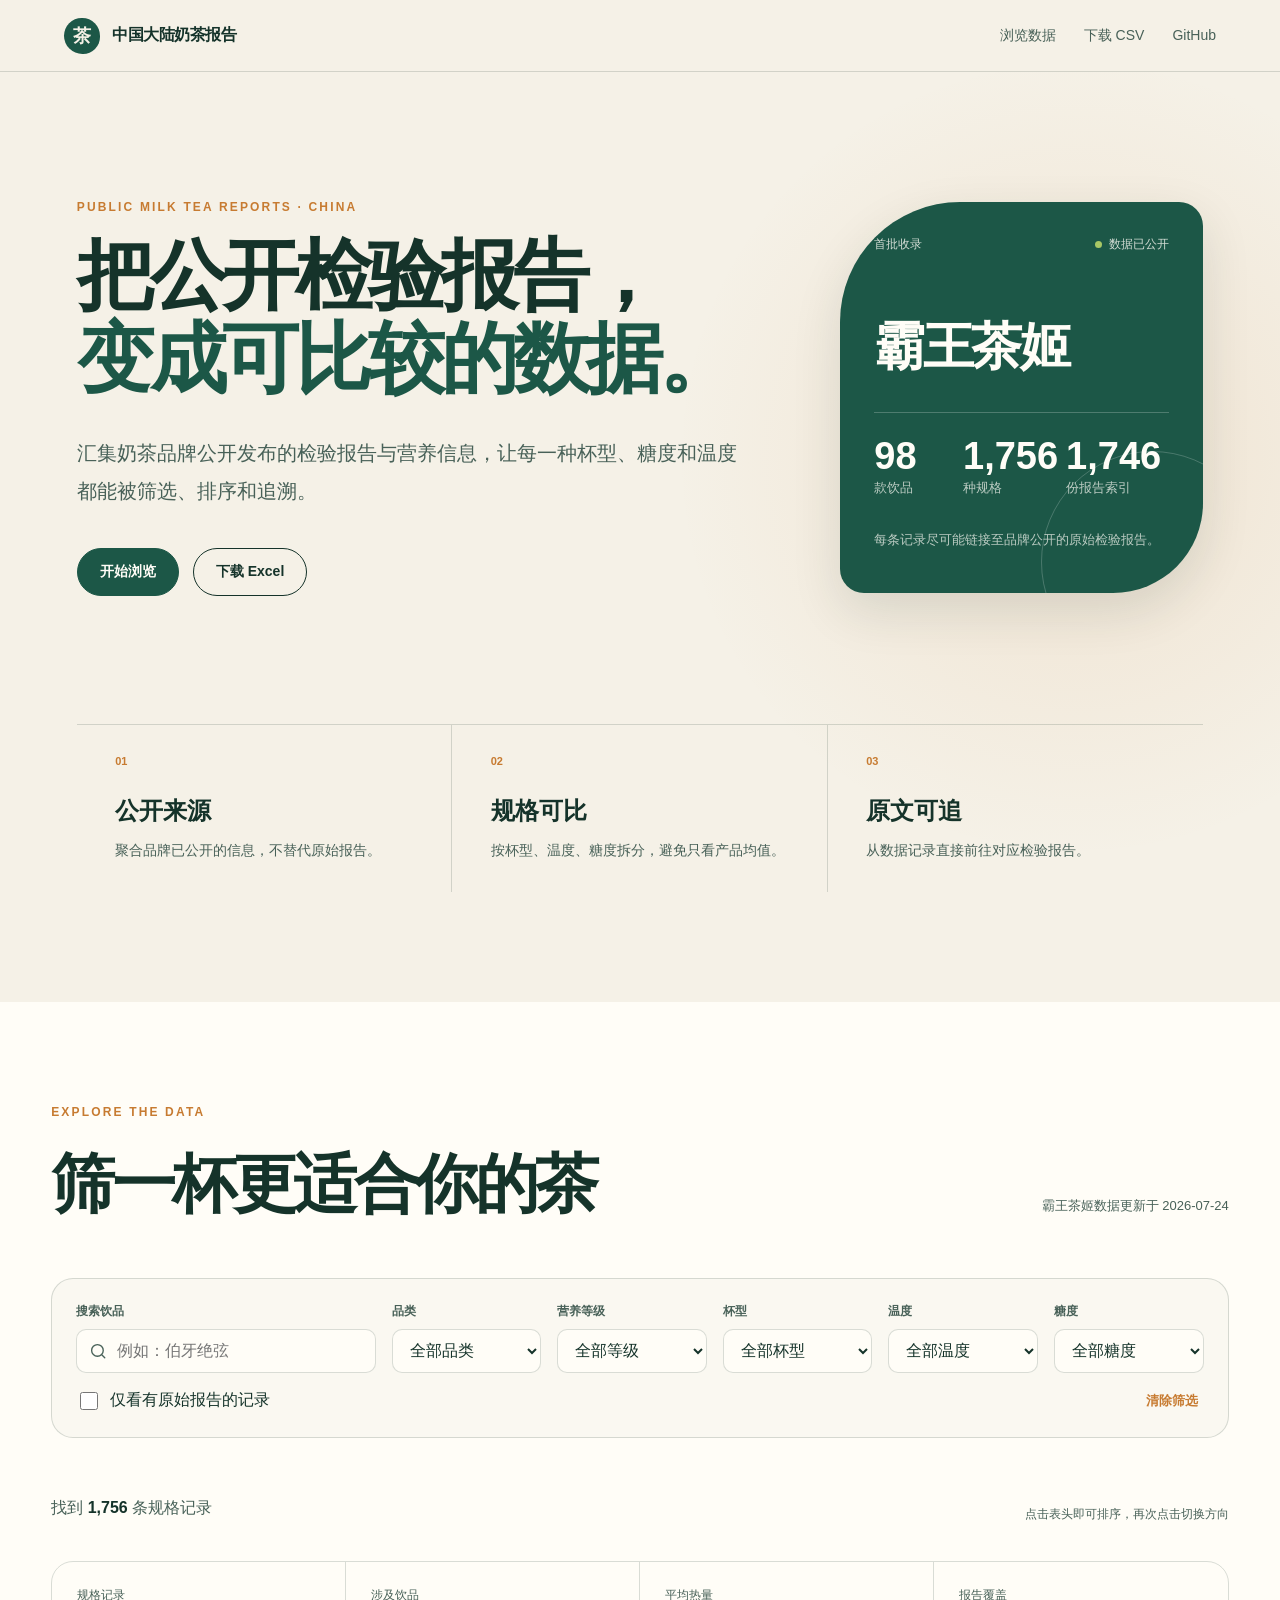
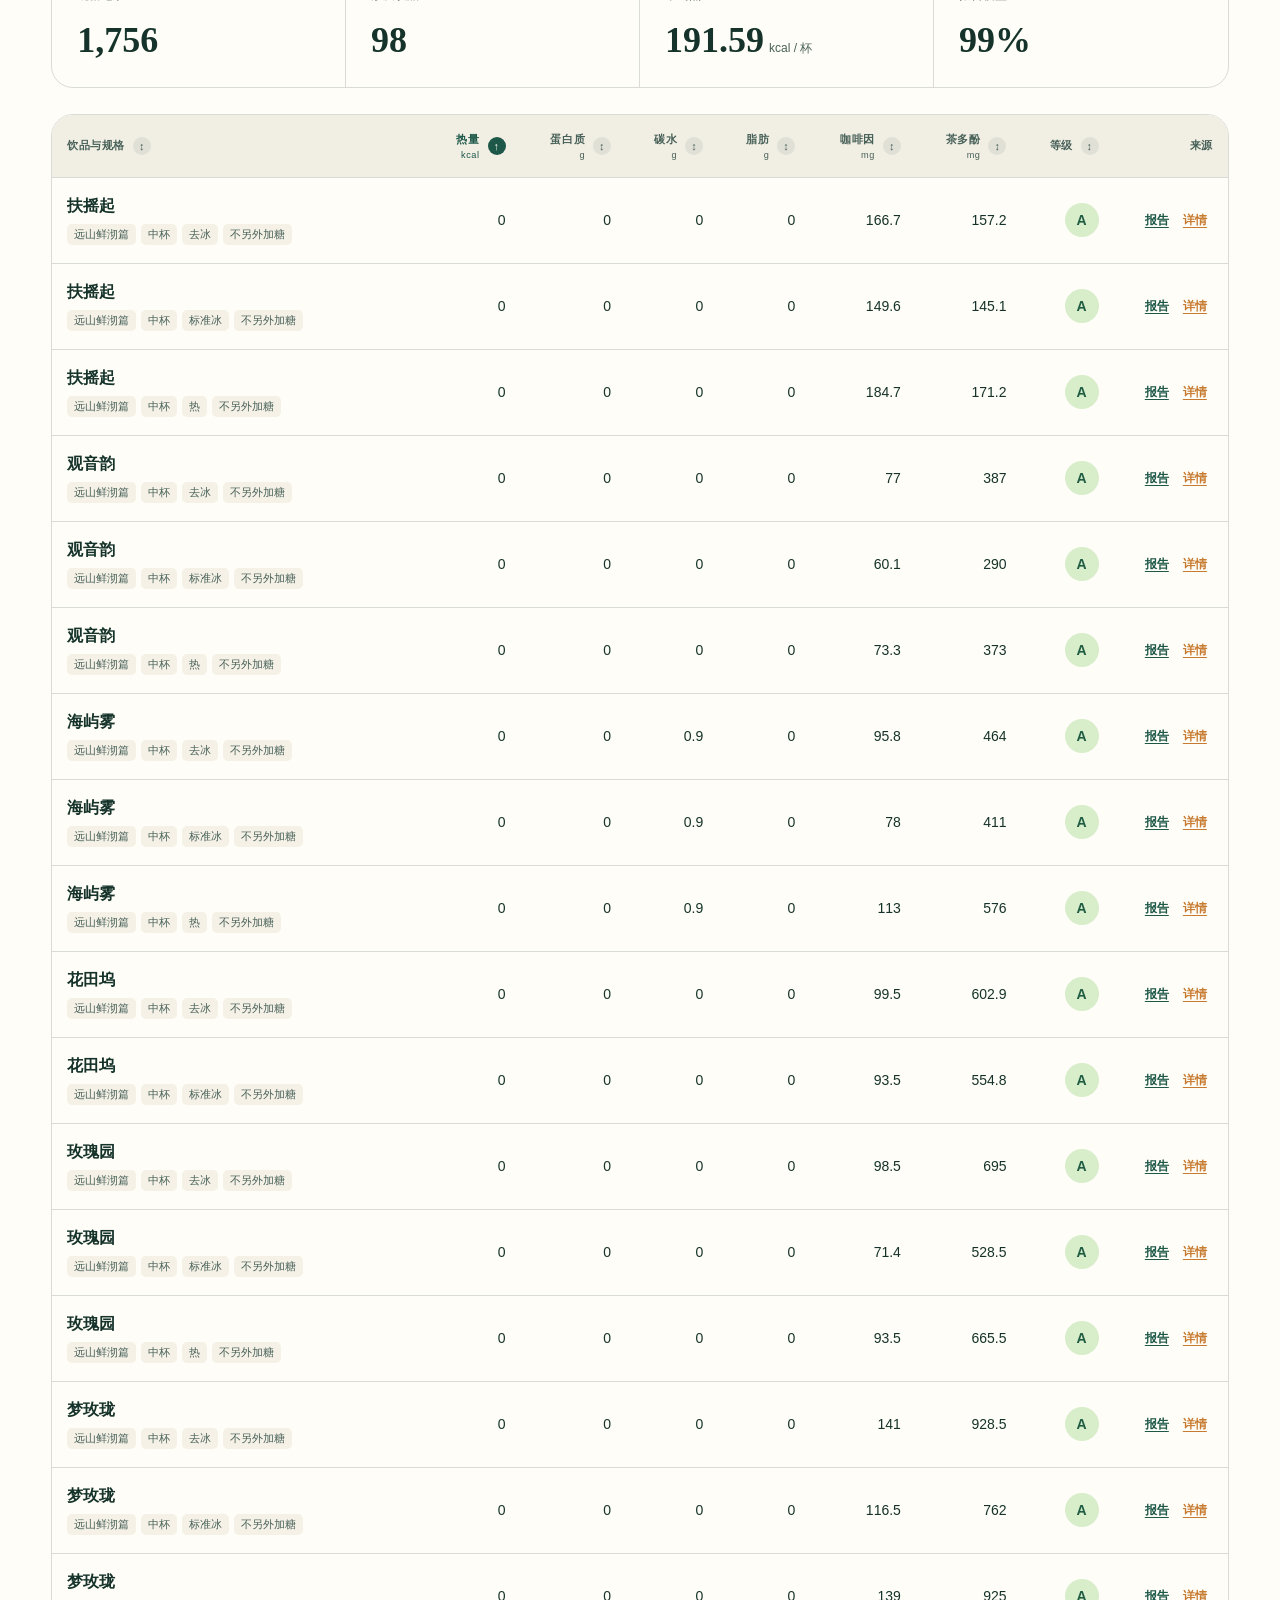
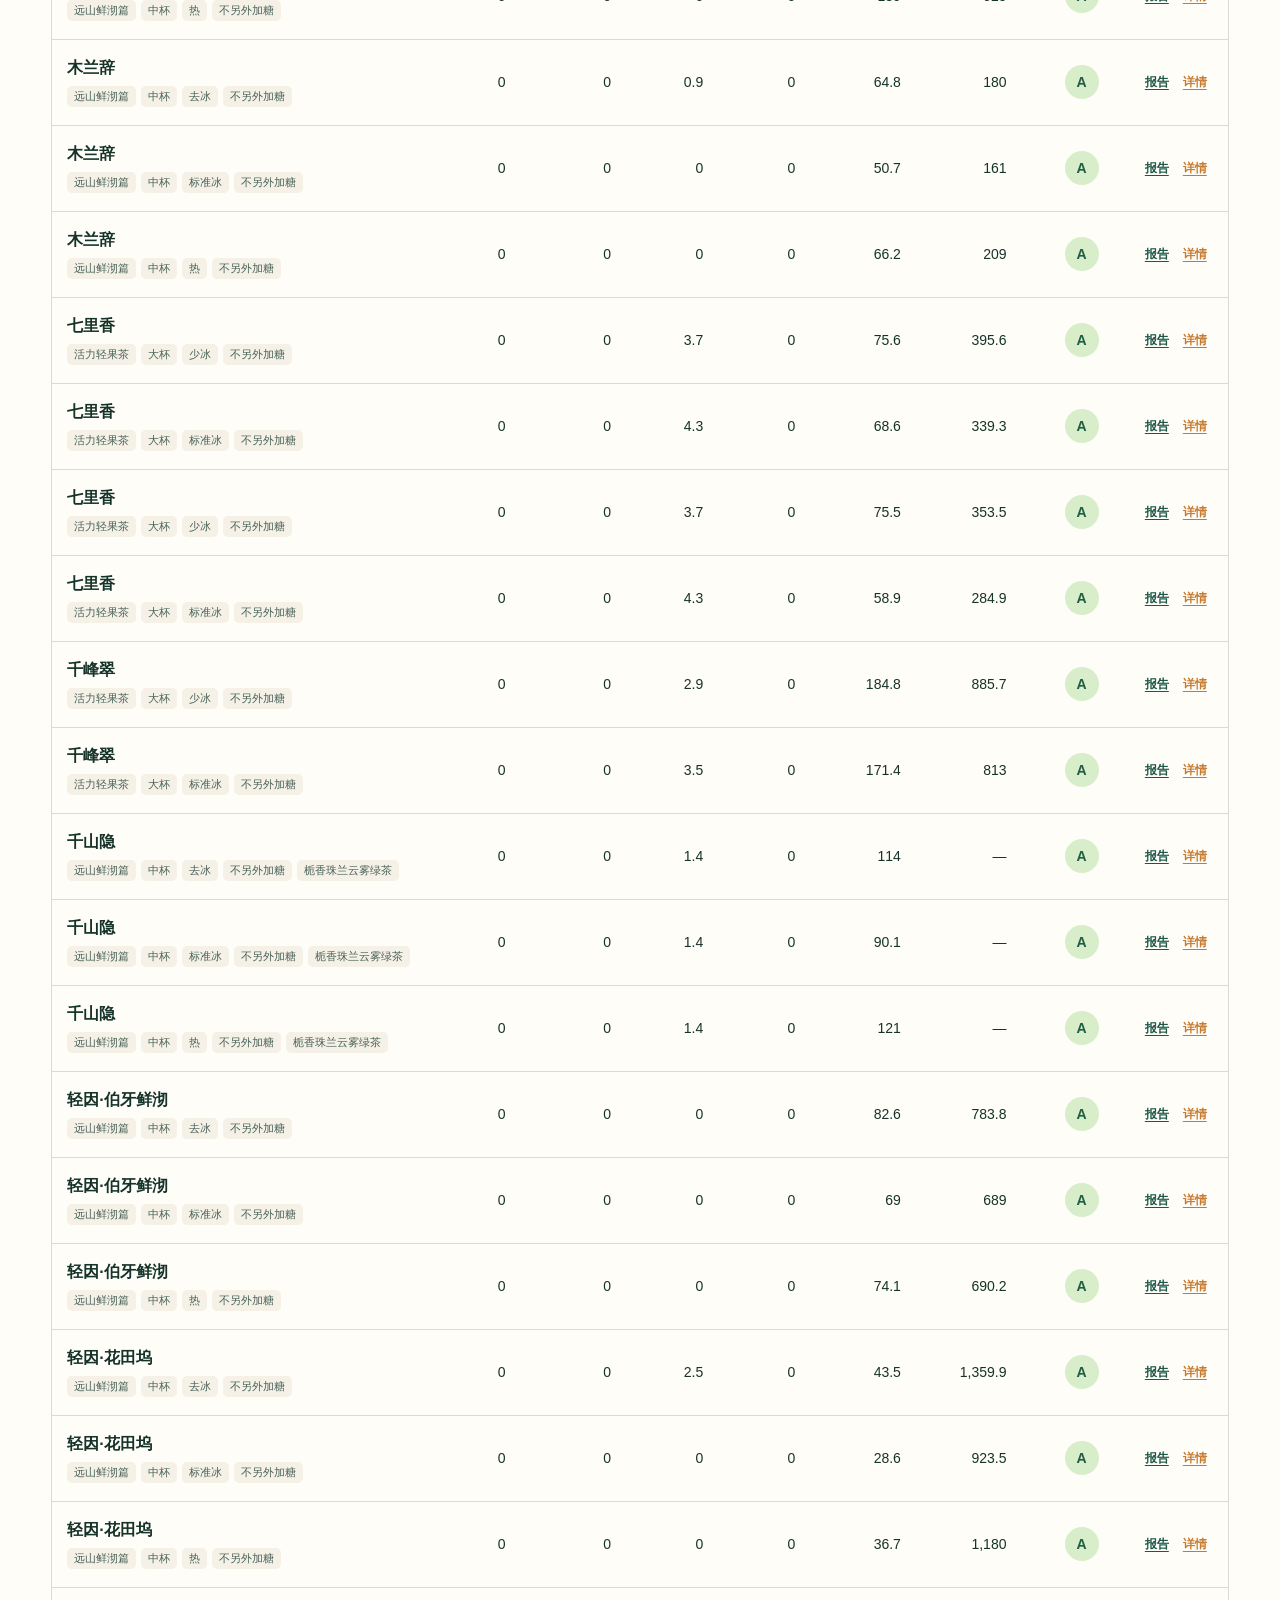
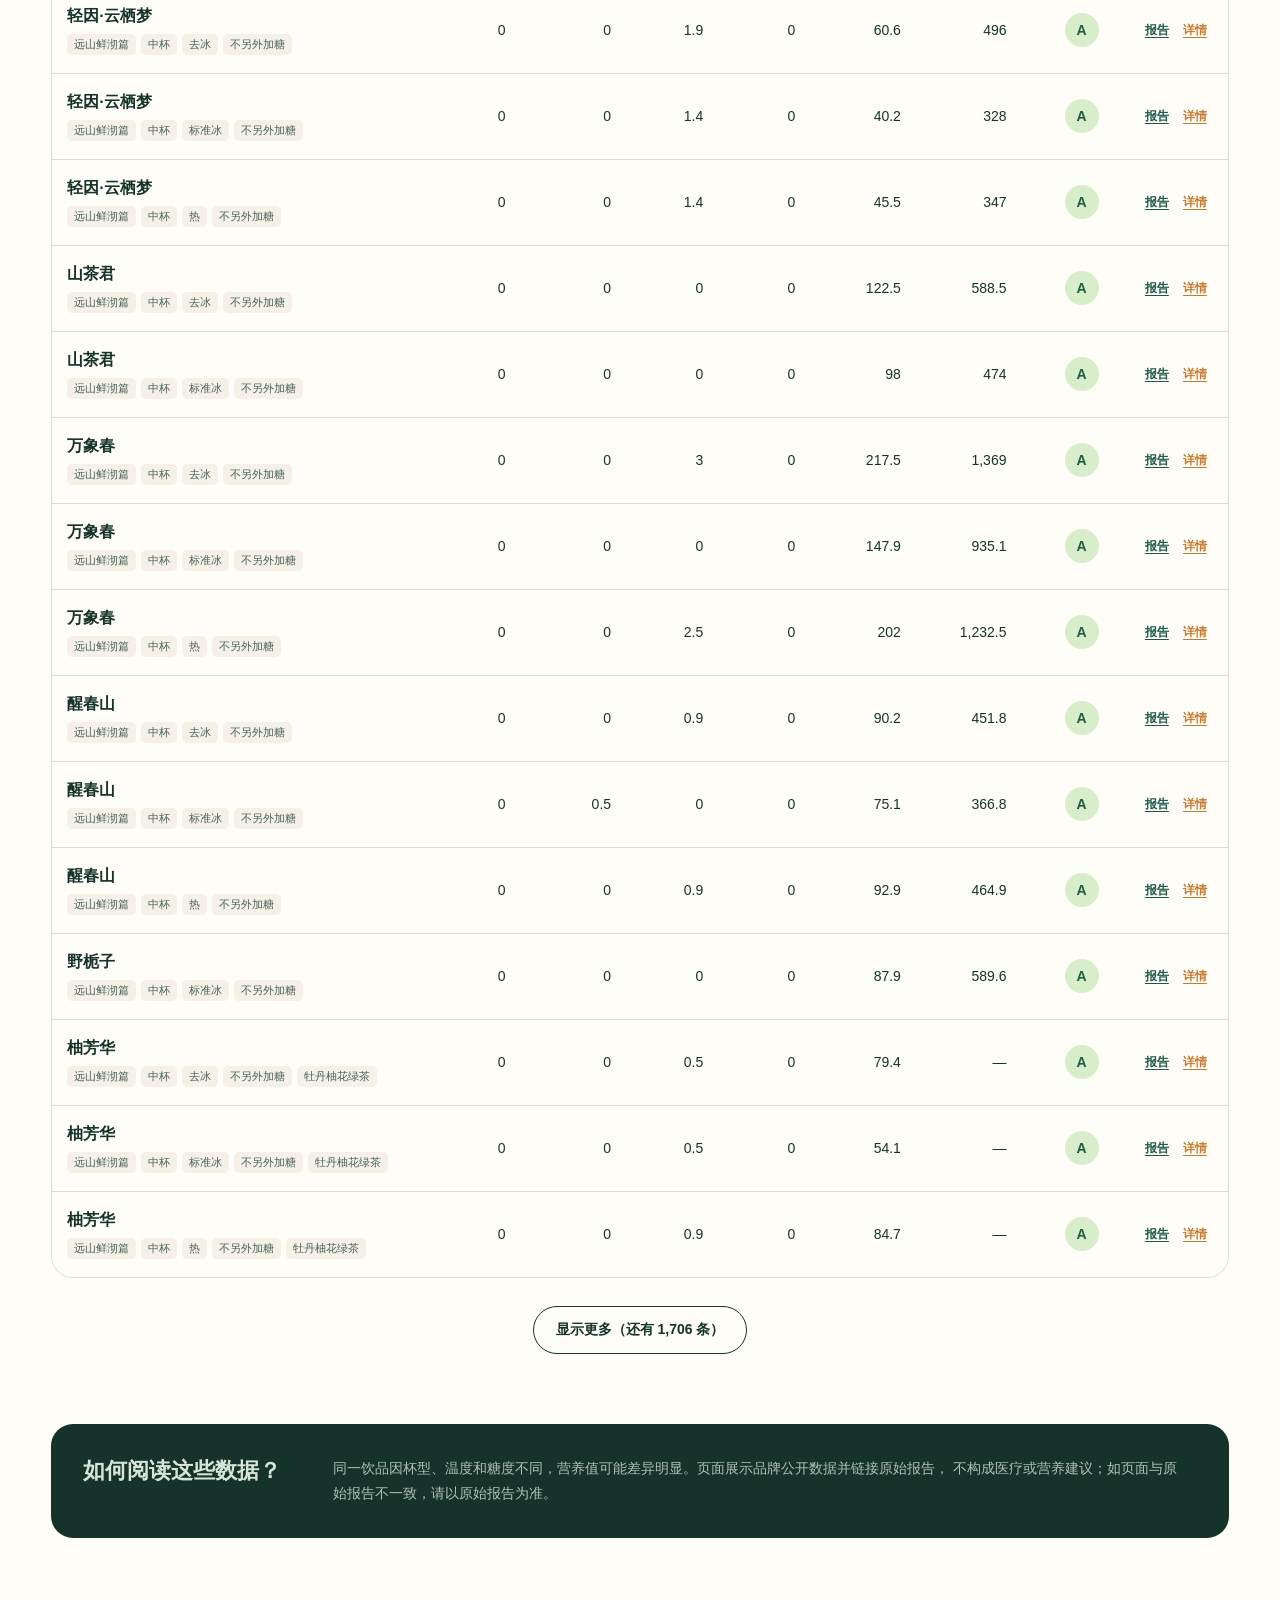
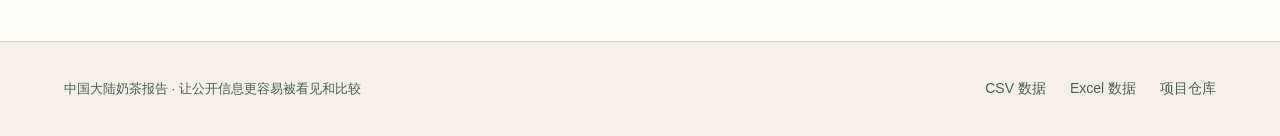
<file: index.html>
<!doctype html>
<html lang="zh-CN">
  <head>
    <meta charset="utf-8">
    <meta name="viewport" content="width=device-width, initial-scale=1">
    <meta name="description" content="汇集中国大陆奶茶品牌公开检验报告，提供饮品营养数据筛选、排序与原始报告查阅。">
    <meta name="theme-color" content="#173d32">
    <title>中国大陆奶茶报告</title>
    <link rel="stylesheet" href="assets/styles.css">
    <script src="data/chagee/chagee_drinks.js?v=20260727" defer></script>
    <script src="assets/app.js?v=20260727-2" defer></script>
  </head>
  <body>
    <header class="site-header">
      <a class="brand" href="#top" aria-label="返回首页">
        <span class="brand-mark" aria-hidden="true">茶</span>
        <span>中国大陆奶茶报告</span>
      </a>
      <nav aria-label="主要导航">
        <a href="#explore">浏览数据</a>
        <a href="data/chagee/chagee_drinks.csv" download>下载 CSV</a>
        <a href="https://github.com/llk15/china-mainland-milk-tea-report">GitHub</a>
      </nav>
    </header>

    <main id="top">
      <section class="hero" aria-labelledby="hero-title">
        <div class="hero-copy">
          <p class="eyebrow">PUBLIC MILK TEA REPORTS · CHINA</p>
          <h1 id="hero-title">把公开检验报告，<br><em>变成可比较的数据。</em></h1>
          <p class="hero-intro">
            汇集奶茶品牌公开发布的检验报告与营养信息，让每一种杯型、糖度和温度都能被筛选、排序和追溯。
          </p>
          <div class="hero-actions">
            <a class="button button-primary" href="#explore">开始浏览</a>
            <a class="button button-secondary" href="data/chagee/chagee_nutrition.xlsx" download>下载 Excel</a>
          </div>
        </div>

        <div class="hero-card" aria-label="当前收录概览">
          <div class="hero-card-top">
            <span>首批收录</span>
            <span class="live-dot">数据已公开</span>
          </div>
          <strong>霸王茶姬</strong>
          <div class="hero-card-grid">
            <div><span id="hero-products">—</span><small>款饮品</small></div>
            <div><span id="hero-records">—</span><small>种规格</small></div>
            <div><span id="hero-reports">—</span><small>份报告索引</small></div>
          </div>
          <p>每条记录尽可能链接至品牌公开的原始检验报告。</p>
        </div>
      </section>

      <section class="manifesto" aria-label="项目特点">
        <div><span>01</span><strong>公开来源</strong><p>聚合品牌已公开的信息，不替代原始报告。</p></div>
        <div><span>02</span><strong>规格可比</strong><p>按杯型、温度、糖度拆分，避免只看产品均值。</p></div>
        <div><span>03</span><strong>原文可追</strong><p>从数据记录直接前往对应检验报告。</p></div>
      </section>

      <section class="explorer" id="explore" aria-labelledby="explorer-title">
        <div class="section-heading">
          <div>
            <p class="eyebrow">EXPLORE THE DATA</p>
            <h2 id="explorer-title">筛一杯更适合你的茶</h2>
          </div>
          <p id="last-updated">正在读取数据…</p>
        </div>

        <form class="filters" id="filter-form">
          <label class="search-field">
            <span>搜索饮品</span>
            <span class="input-wrap">
              <svg aria-hidden="true" viewBox="0 0 24 24"><path d="m21 21-4.35-4.35m2.35-5.4A7.75 7.75 0 1 1 3.5 11.25a7.75 7.75 0 0 1 15.5 0Z"/></svg>
              <input id="search" type="search" placeholder="例如：伯牙绝弦" autocomplete="off">
            </span>
          </label>
          <label>
            <span>品类</span>
            <select id="category"><option value="">全部品类</option></select>
          </label>
          <label>
            <span>营养等级</span>
            <select id="grade">
              <option value="">全部等级</option>
              <option value="A">A级</option>
              <option value="B">B级</option>
              <option value="C">C级</option>
              <option value="D">D级</option>
            </select>
          </label>
          <label>
            <span>杯型</span>
            <select id="cup"><option value="">全部杯型</option></select>
          </label>
          <label>
            <span>温度</span>
            <select id="temperature"><option value="">全部温度</option></select>
          </label>
          <label>
            <span>糖度</span>
            <select id="sweetness"><option value="">全部糖度</option></select>
          </label>
          <label class="check-field">
            <input id="report-only" type="checkbox">
            <span>仅看有原始报告的记录</span>
          </label>
          <button class="text-button" id="reset-filters" type="reset">清除筛选</button>
        </form>

        <div class="result-toolbar">
          <p id="result-copy" aria-live="polite">正在加载…</p>
          <p class="sort-hint">点击表头即可排序，再次点击切换方向</p>
        </div>

        <div class="summary-grid" aria-label="当前筛选结果概览">
          <article><span>规格记录</span><strong id="stat-records">—</strong></article>
          <article><span>涉及饮品</span><strong id="stat-products">—</strong></article>
          <article><span>平均热量</span><strong id="stat-energy">—</strong><small>kcal / 杯</small></article>
          <article><span>报告覆盖</span><strong id="stat-coverage">—</strong></article>
        </div>

        <div class="table-shell">
          <table>
            <thead>
              <tr>
                <th scope="col" aria-sort="none">
                  <button class="sort-button" type="button" data-sort="name">
                    <span>饮品与规格</span><span class="sort-indicator" aria-hidden="true">↕</span>
                  </button>
                </th>
                <th scope="col" aria-sort="ascending">
                  <button class="sort-button is-active" type="button" data-sort="energy">
                    <span>热量<small>kcal</small></span><span class="sort-indicator" aria-hidden="true">↑</span>
                  </button>
                </th>
                <th scope="col" aria-sort="none">
                  <button class="sort-button" type="button" data-sort="protein">
                    <span>蛋白质<small>g</small></span><span class="sort-indicator" aria-hidden="true">↕</span>
                  </button>
                </th>
                <th scope="col" aria-sort="none">
                  <button class="sort-button" type="button" data-sort="carbs">
                    <span>碳水<small>g</small></span><span class="sort-indicator" aria-hidden="true">↕</span>
                  </button>
                </th>
                <th scope="col" aria-sort="none">
                  <button class="sort-button" type="button" data-sort="fat">
                    <span>脂肪<small>g</small></span><span class="sort-indicator" aria-hidden="true">↕</span>
                  </button>
                </th>
                <th scope="col" aria-sort="none">
                  <button class="sort-button" type="button" data-sort="caffeine">
                    <span>咖啡因<small>mg</small></span><span class="sort-indicator" aria-hidden="true">↕</span>
                  </button>
                </th>
                <th scope="col" aria-sort="none">
                  <button class="sort-button" type="button" data-sort="polyphenols">
                    <span>茶多酚<small>mg</small></span><span class="sort-indicator" aria-hidden="true">↕</span>
                  </button>
                </th>
                <th scope="col" aria-sort="none">
                  <button class="sort-button" type="button" data-sort="grade">
                    <span>等级</span><span class="sort-indicator" aria-hidden="true">↕</span>
                  </button>
                </th>
                <th scope="col">来源</th>
              </tr>
            </thead>
            <tbody id="results">
              <tr><td class="loading-cell" colspan="9">正在整理茶单，请稍候…</td></tr>
            </tbody>
          </table>
        </div>

        <div class="load-more-wrap">
          <button class="button button-secondary" id="load-more" type="button" hidden>显示更多</button>
        </div>

        <aside class="notice">
          <strong>如何阅读这些数据？</strong>
          <p>
            同一饮品因杯型、温度和糖度不同，营养值可能差异明显。页面展示品牌公开数据并链接原始报告，
            不构成医疗或营养建议；如页面与原始报告不一致，请以原始报告为准。
          </p>
        </aside>
      </section>
    </main>

    <footer>
      <p>中国大陆奶茶报告 · 让公开信息更容易被看见和比较</p>
      <div>
        <a href="data/chagee/chagee_drinks.csv" download>CSV 数据</a>
        <a href="data/chagee/chagee_nutrition.xlsx" download>Excel 数据</a>
        <a href="https://github.com/llk15/china-mainland-milk-tea-report">项目仓库</a>
      </div>
    </footer>

    <dialog id="detail-dialog">
      <button class="dialog-close" id="dialog-close" type="button" aria-label="关闭">×</button>
      <p class="eyebrow" id="dialog-category"></p>
      <h2 id="dialog-title"></h2>
      <div class="dialog-specs" id="dialog-specs"></div>
      <div class="dialog-nutrition" id="dialog-nutrition"></div>
      <a class="button button-primary" id="dialog-report" target="_blank" rel="noopener noreferrer">在网页中查看报告</a>
    </dialog>

    <noscript>需要启用 JavaScript 才能筛选和排序数据；你也可以直接下载 CSV 或 Excel 文件。</noscript>
  </body>
</html>
</file>
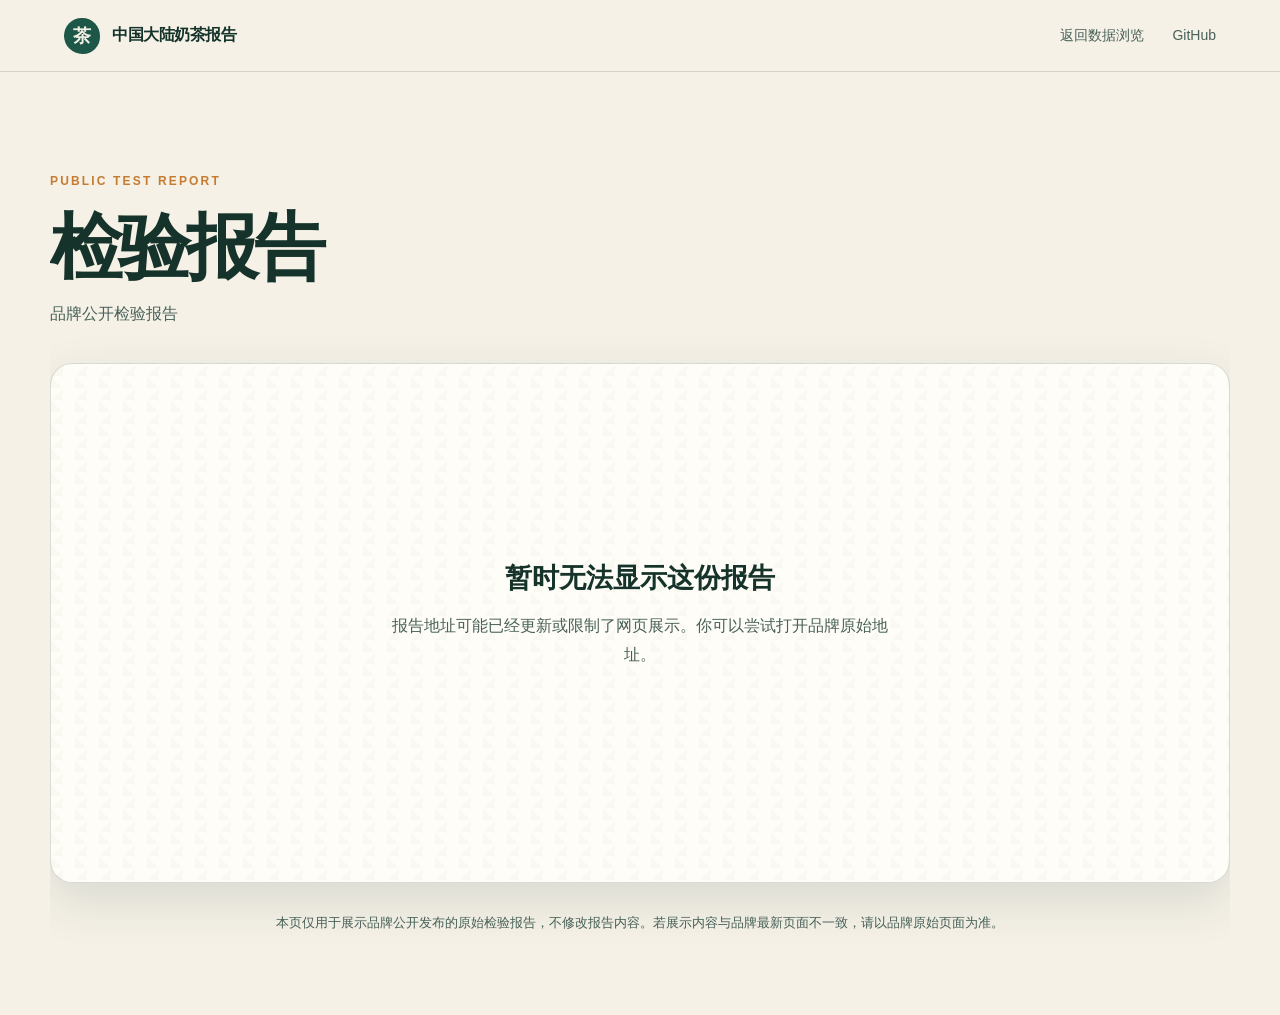
<file: report.html>
<!doctype html>
<html lang="zh-CN">
  <head>
    <meta charset="utf-8">
    <meta name="viewport" content="width=device-width, initial-scale=1">
    <meta name="description" content="在线查看奶茶品牌公开检验报告。">
    <meta name="theme-color" content="#173d32">
    <title>检验报告 · 中国大陆奶茶报告</title>
    <link rel="stylesheet" href="assets/styles.css">
    <script src="assets/report.js" defer></script>
  </head>
  <body class="report-page">
    <header class="site-header">
      <a class="brand" href="index.html">
        <span class="brand-mark" aria-hidden="true">茶</span>
        <span>中国大陆奶茶报告</span>
      </a>
      <nav aria-label="报告页导航">
        <a href="index.html#explore">返回数据浏览</a>
        <a href="https://github.com/llk15/china-mainland-milk-tea-report">GitHub</a>
      </nav>
    </header>

    <main class="report-main">
      <div class="report-heading">
        <div>
          <p class="eyebrow">PUBLIC TEST REPORT</p>
          <h1 id="report-title">检验报告</h1>
          <p id="report-specs">正在读取报告信息…</p>
        </div>
        <a class="button button-secondary" id="original-report" target="_blank" rel="noopener noreferrer" hidden>
          打开品牌原始地址
        </a>
      </div>

      <section class="report-viewer" aria-live="polite">
        <div class="report-loading" id="report-loading">正在载入原始报告…</div>
        <img id="report-image" alt="" hidden>
        <iframe id="report-pdf" title="检验报告 PDF" hidden></iframe>
        <div class="report-error" id="report-error" hidden>
          <strong>暂时无法显示这份报告</strong>
          <p>报告地址可能已经更新或限制了网页展示。你可以尝试打开品牌原始地址。</p>
        </div>
      </section>

      <aside class="report-note">
        本页仅用于展示品牌公开发布的原始检验报告，不修改报告内容。若展示内容与品牌最新页面不一致，请以品牌原始页面为准。
      </aside>
    </main>
  </body>
</html>
</file>
<file: assets/styles.css>
:root {
  --ink: #15332a;
  --ink-soft: #486158;
  --paper: #f5f1e7;
  --paper-deep: #e9e1d0;
  --cream: #fffdf7;
  --green: #1c5747;
  --green-light: #d7e4d8;
  --amber: #c77b31;
  --line: rgba(21, 51, 42, 0.16);
  --shadow: 0 18px 50px rgba(27, 53, 43, 0.12);
  --radius: 22px;
}

* { box-sizing: border-box; }
[hidden] { display: none !important; }
html { scroll-behavior: smooth; }
body {
  margin: 0;
  color: var(--ink);
  background:
    radial-gradient(circle at 84% 7%, rgba(199, 123, 49, 0.12), transparent 25rem),
    var(--paper);
  font-family: Inter, "PingFang SC", "Noto Sans CJK SC", "Microsoft YaHei", sans-serif;
  -webkit-font-smoothing: antialiased;
}

a { color: inherit; }
button, input, select { font: inherit; }
button, select { cursor: pointer; }

.site-header {
  position: sticky;
  z-index: 20;
  top: 0;
  display: flex;
  align-items: center;
  justify-content: space-between;
  min-height: 72px;
  padding: 0 5vw;
  border-bottom: 1px solid var(--line);
  background: rgba(245, 241, 231, 0.9);
  backdrop-filter: blur(16px);
}

.brand {
  display: flex;
  gap: 12px;
  align-items: center;
  font-weight: 750;
  text-decoration: none;
  letter-spacing: -0.03em;
}

.brand-mark {
  display: grid;
  width: 36px;
  height: 36px;
  place-items: center;
  border-radius: 50% 50% 48% 52%;
  color: var(--paper);
  background: var(--green);
  font-family: "Songti SC", STSong, serif;
  font-size: 18px;
}

nav { display: flex; gap: 28px; }
nav a, footer a {
  color: var(--ink-soft);
  font-size: 14px;
  text-decoration: none;
}
nav a:hover, footer a:hover { color: var(--amber); }

main { overflow: hidden; }
.hero {
  display: grid;
  grid-template-columns: minmax(0, 1.3fr) minmax(340px, 0.7fr);
  gap: clamp(40px, 7vw, 110px);
  align-items: center;
  min-height: 650px;
  max-width: 1440px;
  margin: 0 auto;
  padding: clamp(70px, 10vw, 135px) 6vw;
}

.eyebrow {
  margin: 0 0 22px;
  color: var(--amber);
  font-size: 12px;
  font-weight: 800;
  letter-spacing: 0.18em;
}

h1, h2 {
  margin: 0;
  font-family: "Songti SC", STSong, "Noto Serif CJK SC", serif;
  font-weight: 650;
  letter-spacing: -0.055em;
}

h1 {
  max-width: 850px;
  font-size: clamp(48px, 6vw, 88px);
  line-height: 1.08;
}
h1 em { color: var(--green); font-style: normal; }
.hero-intro {
  max-width: 660px;
  margin: 32px 0 0;
  color: var(--ink-soft);
  font-size: clamp(17px, 1.6vw, 21px);
  line-height: 1.85;
}
.hero-actions { display: flex; gap: 14px; margin-top: 38px; }
.button {
  display: inline-flex;
  min-height: 48px;
  padding: 0 22px;
  align-items: center;
  justify-content: center;
  border: 1px solid var(--ink);
  border-radius: 999px;
  font-size: 14px;
  font-weight: 700;
  text-decoration: none;
  transition: transform 160ms ease, background 160ms ease, color 160ms ease;
}
.button:hover { transform: translateY(-2px); }
.button-primary { color: var(--cream); background: var(--green); border-color: var(--green); }
.button-secondary { color: var(--ink); background: transparent; }
.button-secondary:hover { color: var(--cream); background: var(--ink); }

.hero-card {
  position: relative;
  padding: 34px;
  overflow: hidden;
  color: var(--cream);
  border-radius: 120px 24px 90px 24px;
  background: var(--green);
  box-shadow: var(--shadow);
}
.hero-card::after {
  position: absolute;
  right: -60px;
  bottom: -80px;
  width: 220px;
  height: 220px;
  border: 1px solid rgba(255,255,255,.2);
  border-radius: 50%;
  content: "";
}
.hero-card-top { display: flex; justify-content: space-between; font-size: 12px; opacity: .8; }
.live-dot::before {
  display: inline-block;
  width: 7px;
  height: 7px;
  margin-right: 7px;
  border-radius: 50%;
  background: #cce36d;
  content: "";
}
.hero-card > strong {
  display: block;
  margin: 60px 0 30px;
  font-family: "Songti SC", STSong, serif;
  font-size: clamp(38px, 4vw, 58px);
  letter-spacing: -.05em;
}
.hero-card-grid { display: grid; grid-template-columns: repeat(3, 1fr); border-top: 1px solid rgba(255,255,255,.22); }
.hero-card-grid div { padding: 22px 8px 0 0; }
.hero-card-grid span { display: block; font-size: clamp(24px, 3vw, 38px); font-weight: 700; }
.hero-card-grid small { opacity: .7; }
.hero-card > p { max-width: 300px; margin: 32px 0 8px; font-size: 13px; line-height: 1.7; opacity: .7; }

.manifesto {
  display: grid;
  grid-template-columns: repeat(3, 1fr);
  max-width: 1440px;
  margin: 0 auto;
  padding: 0 6vw 110px;
}
.manifesto > div {
  padding: 30px clamp(20px, 3vw, 50px);
  border-top: 1px solid var(--line);
  border-right: 1px solid var(--line);
}
.manifesto > div:last-child { border-right: 0; }
.manifesto span { display: block; margin-bottom: 28px; color: var(--amber); font-size: 11px; font-weight: 800; }
.manifesto strong { font-family: "Songti SC", STSong, serif; font-size: 24px; }
.manifesto p { margin: 12px 0 0; color: var(--ink-soft); font-size: 14px; line-height: 1.7; }

.explorer {
  padding: clamp(70px, 8vw, 120px) max(4vw, calc((100vw - 1360px) / 2));
  background: var(--cream);
}
.section-heading { display: flex; align-items: end; justify-content: space-between; gap: 30px; }
.section-heading h2 { font-size: clamp(38px, 5vw, 66px); }
.section-heading > p { color: var(--ink-soft); font-size: 13px; }

.filters {
  display: grid;
  grid-template-columns: 2fr repeat(5, minmax(120px, 1fr));
  gap: 16px;
  margin-top: 50px;
  padding: 24px;
  border: 1px solid var(--line);
  border-radius: var(--radius);
  background: #faf8f1;
}
.filters label > span:first-child {
  display: block;
  margin-bottom: 9px;
  color: var(--ink-soft);
  font-size: 12px;
  font-weight: 700;
}
.filters input[type="search"], .filters select {
  width: 100%;
  height: 44px;
  padding: 0 38px 0 13px;
  border: 1px solid var(--line);
  border-radius: 10px;
  outline: none;
  color: var(--ink);
  background-color: var(--cream);
}
.filters input:focus, .filters select:focus {
  border-color: var(--green);
  box-shadow: 0 0 0 3px rgba(28, 87, 71, .1);
}
.input-wrap { position: relative; display: block; }
.input-wrap svg {
  position: absolute;
  z-index: 1;
  top: 13px;
  left: 13px;
  width: 18px;
  fill: none;
  stroke: var(--ink-soft);
  stroke-linecap: round;
  stroke-width: 1.8;
}
.filters .search-field input { padding-left: 40px; }
.check-field { display: flex; grid-column: 1 / span 3; gap: 9px; align-items: center; }
.check-field input { width: 18px; height: 18px; accent-color: var(--green); }
.check-field span { margin: 0 !important; }
.text-button {
  justify-self: end;
  grid-column: 6 / 7;
  border: 0;
  color: var(--amber);
  background: none;
  font-size: 13px;
  font-weight: 700;
}

.result-toolbar { display: flex; align-items: end; justify-content: space-between; margin-top: 44px; }
.result-toolbar p { color: var(--ink-soft); }
.result-toolbar p strong { color: var(--ink); }
.sort-hint { font-size: 12px; }
.summary-grid {
  display: grid;
  grid-template-columns: repeat(4, 1fr);
  margin: 26px 0;
  border: 1px solid var(--line);
  border-radius: var(--radius);
  overflow: hidden;
}
.summary-grid article { min-height: 125px; padding: 25px; border-right: 1px solid var(--line); }
.summary-grid article:last-child { border: 0; }
.summary-grid span, .summary-grid small { display: block; color: var(--ink-soft); font-size: 12px; }
.summary-grid strong { display: inline-block; margin-top: 15px; font-family: "Songti SC", STSong, serif; font-size: 36px; }
.summary-grid small { display: inline; margin-left: 5px; }

.table-shell { overflow-x: auto; border: 1px solid var(--line); border-radius: var(--radius); }
table { width: 100%; min-width: 1060px; border-collapse: collapse; background: var(--cream); }
th {
  padding: 17px 15px;
  color: var(--ink-soft);
  background: #f1eee4;
  font-size: 11px;
  text-align: right;
  letter-spacing: .05em;
}
th:first-child { width: 32%; text-align: left; }
th small { display: block; margin-top: 3px; font-weight: 500; }
.sort-button {
  display: inline-flex;
  gap: 8px;
  align-items: center;
  justify-content: flex-end;
  width: 100%;
  padding: 0;
  border: 0;
  color: inherit;
  background: transparent;
  font-size: inherit;
  font-weight: 700;
  text-align: right;
  letter-spacing: inherit;
}
th:first-child .sort-button { justify-content: flex-start; text-align: left; }
.sort-button:hover, .sort-button:focus-visible { color: var(--green); }
.sort-button:focus-visible { outline: 2px solid var(--amber); outline-offset: 5px; border-radius: 2px; }
.sort-button.is-active { color: var(--green); }
.sort-indicator {
  display: inline-grid;
  width: 18px;
  height: 18px;
  flex: 0 0 18px;
  place-items: center;
  border-radius: 50%;
  color: var(--ink-soft);
  background: rgba(21, 51, 42, .07);
  font-size: 11px;
}
.sort-button.is-active .sort-indicator { color: var(--cream); background: var(--green); }
td { padding: 18px 15px; border-top: 1px solid var(--line); font-size: 14px; text-align: right; }
td:first-child { text-align: left; }
tbody tr { transition: background 120ms ease; }
tbody tr:hover { background: #faf7ee; }
.drink-name { display: block; margin-bottom: 7px; font-size: 16px; font-weight: 750; }
.spec-line { display: flex; flex-wrap: wrap; gap: 5px; }
.spec-line span {
  padding: 3px 7px;
  color: var(--ink-soft);
  border-radius: 5px;
  background: var(--paper);
  font-size: 11px;
}
.grade {
  display: inline-grid;
  width: 34px;
  height: 34px;
  place-items: center;
  border-radius: 50%;
  font-weight: 800;
}
.grade-a { color: #205d43; background: #d8edca; }
.grade-b { color: #5d681c; background: #edf0bd; }
.grade-c { color: #8a5d18; background: #f5dfad; }
.grade-d { color: #8b352b; background: #f1c9bd; }
.grade-none { color: var(--ink-soft); background: #e6e3dc; }
.report-link, .detail-button {
  display: inline-block;
  border: 0;
  color: var(--green);
  background: none;
  font-size: 12px;
  font-weight: 750;
  text-decoration: underline;
  text-underline-offset: 3px;
}
.detail-button { margin-left: 8px; color: var(--amber); }
.empty-cell, .loading-cell { padding: 80px 20px; color: var(--ink-soft); text-align: center !important; }
.load-more-wrap { display: flex; justify-content: center; margin-top: 28px; }
.notice {
  display: grid;
  grid-template-columns: 220px 1fr;
  gap: 30px;
  margin-top: 70px;
  padding: 32px;
  color: var(--green-light);
  border-radius: var(--radius);
  background: var(--ink);
}
.notice strong { font-family: "Songti SC", STSong, serif; font-size: 22px; }
.notice p { max-width: 850px; margin: 0; font-size: 14px; line-height: 1.8; opacity: .8; }

footer {
  display: flex;
  justify-content: space-between;
  gap: 30px;
  padding: 38px 5vw;
  color: var(--ink-soft);
  border-top: 1px solid var(--line);
  background: var(--paper);
  font-size: 13px;
}
footer p { margin: 0; }
footer div { display: flex; gap: 24px; }

dialog {
  width: min(650px, calc(100vw - 32px));
  padding: 38px;
  border: 0;
  border-radius: 28px;
  color: var(--ink);
  background: var(--cream);
  box-shadow: var(--shadow);
}
dialog::backdrop { background: rgba(12, 31, 25, .6); backdrop-filter: blur(5px); }
.dialog-close {
  position: absolute;
  top: 18px;
  right: 20px;
  width: 38px;
  height: 38px;
  border: 0;
  border-radius: 50%;
  color: var(--ink);
  background: var(--paper);
  font-size: 24px;
}
dialog h2 { margin-bottom: 22px; font-size: 38px; }
.dialog-specs { display: flex; flex-wrap: wrap; gap: 7px; margin-bottom: 24px; }
.dialog-specs span { padding: 6px 10px; border-radius: 7px; background: var(--paper); font-size: 12px; }
.dialog-nutrition {
  display: grid;
  grid-template-columns: repeat(3, 1fr);
  gap: 1px;
  margin-bottom: 28px;
  overflow: hidden;
  border: 1px solid var(--line);
  border-radius: 14px;
  background: var(--line);
}
.dialog-nutrition div { padding: 15px; background: var(--cream); }
.dialog-nutrition span { display: block; color: var(--ink-soft); font-size: 11px; }
.dialog-nutrition strong { display: block; margin-top: 6px; font-size: 18px; }

.report-page { min-height: 100vh; background: var(--paper); }
.report-main {
  width: min(1180px, calc(100% - 40px));
  margin: 0 auto;
  padding: clamp(60px, 8vw, 110px) 0 80px;
}
.report-heading {
  display: flex;
  gap: 40px;
  align-items: end;
  justify-content: space-between;
  margin-bottom: 38px;
}
.report-heading h1 { font-size: clamp(42px, 6vw, 72px); }
.report-heading p:not(.eyebrow) { margin: 16px 0 0; color: var(--ink-soft); }
.report-viewer {
  position: relative;
  display: grid;
  min-height: 520px;
  padding: clamp(12px, 3vw, 38px);
  place-items: center;
  overflow: auto;
  border: 1px solid var(--line);
  border-radius: var(--radius);
  background:
    linear-gradient(45deg, rgba(21, 51, 42, .025) 25%, transparent 25%),
    linear-gradient(-45deg, rgba(21, 51, 42, .025) 25%, transparent 25%),
    var(--cream);
  background-position: 0 0, 12px 12px;
  background-size: 24px 24px;
  box-shadow: var(--shadow);
}
.report-viewer img {
  display: block;
  max-width: 100%;
  height: auto;
  border-radius: 4px;
  box-shadow: 0 8px 35px rgba(21, 51, 42, .13);
}
.report-viewer iframe {
  width: 100%;
  min-height: 78vh;
  border: 0;
  background: white;
}
.report-loading { color: var(--ink-soft); font-size: 14px; }
.report-error { max-width: 520px; text-align: center; }
.report-error strong { font-family: "Songti SC", STSong, serif; font-size: 27px; }
.report-error p { color: var(--ink-soft); line-height: 1.8; }
.report-note {
  max-width: 850px;
  margin: 28px auto 0;
  color: var(--ink-soft);
  font-size: 13px;
  line-height: 1.8;
  text-align: center;
}
noscript { display: block; padding: 20px; color: white; background: #8b352b; text-align: center; }

@media (max-width: 1050px) {
  .hero { grid-template-columns: 1fr; }
  .hero-card { max-width: 600px; }
  .filters { grid-template-columns: repeat(3, 1fr); }
  .search-field { grid-column: span 2; }
  .check-field { grid-column: 1 / span 2; }
  .text-button { grid-column: 3; }
}

@media (max-width: 720px) {
  .site-header { min-height: 62px; padding: 0 20px; }
  .brand > span:last-child { font-size: 14px; }
  nav a:not(:last-child) { display: none; }
  .report-page nav a:first-child { display: block; }
  .report-page nav a:last-child { display: none; }
  .hero { min-height: auto; padding: 72px 22px; }
  h1 { font-size: clamp(43px, 13vw, 64px); }
  .hero-card { padding: 28px; border-radius: 80px 20px 70px 20px; }
  .hero-card > strong { margin-top: 45px; }
  .manifesto { grid-template-columns: 1fr; padding: 0 22px 75px; }
  .manifesto > div { border-right: 0; }
  .explorer { padding: 70px 18px; }
  .section-heading { display: block; }
  .section-heading > p { margin-top: 18px; }
  .filters { grid-template-columns: 1fr 1fr; padding: 16px; }
  .search-field { grid-column: 1 / -1; }
  .check-field { grid-column: 1 / -1; }
  .text-button { grid-column: 2; }
  .result-toolbar { align-items: start; gap: 18px; }
  .sort-hint { max-width: 150px; text-align: right; }
  .summary-grid { grid-template-columns: 1fr 1fr; }
  .summary-grid article:nth-child(2) { border-right: 0; }
  .summary-grid article:nth-child(-n+2) { border-bottom: 1px solid var(--line); }
  .notice { grid-template-columns: 1fr; }
  footer { display: block; }
  footer div { flex-wrap: wrap; margin-top: 18px; }
  dialog { padding: 30px 22px; }
  .dialog-nutrition { grid-template-columns: 1fr 1fr; }
  .report-main { width: min(100% - 28px, 1180px); padding-top: 55px; }
  .report-heading { display: block; }
  .report-heading .button { margin-top: 24px; }
  .report-viewer { min-height: 380px; padding: 9px; }
}

@media (prefers-reduced-motion: reduce) {
  html { scroll-behavior: auto; }
  *, *::before, *::after { transition: none !important; }
}
</file>
